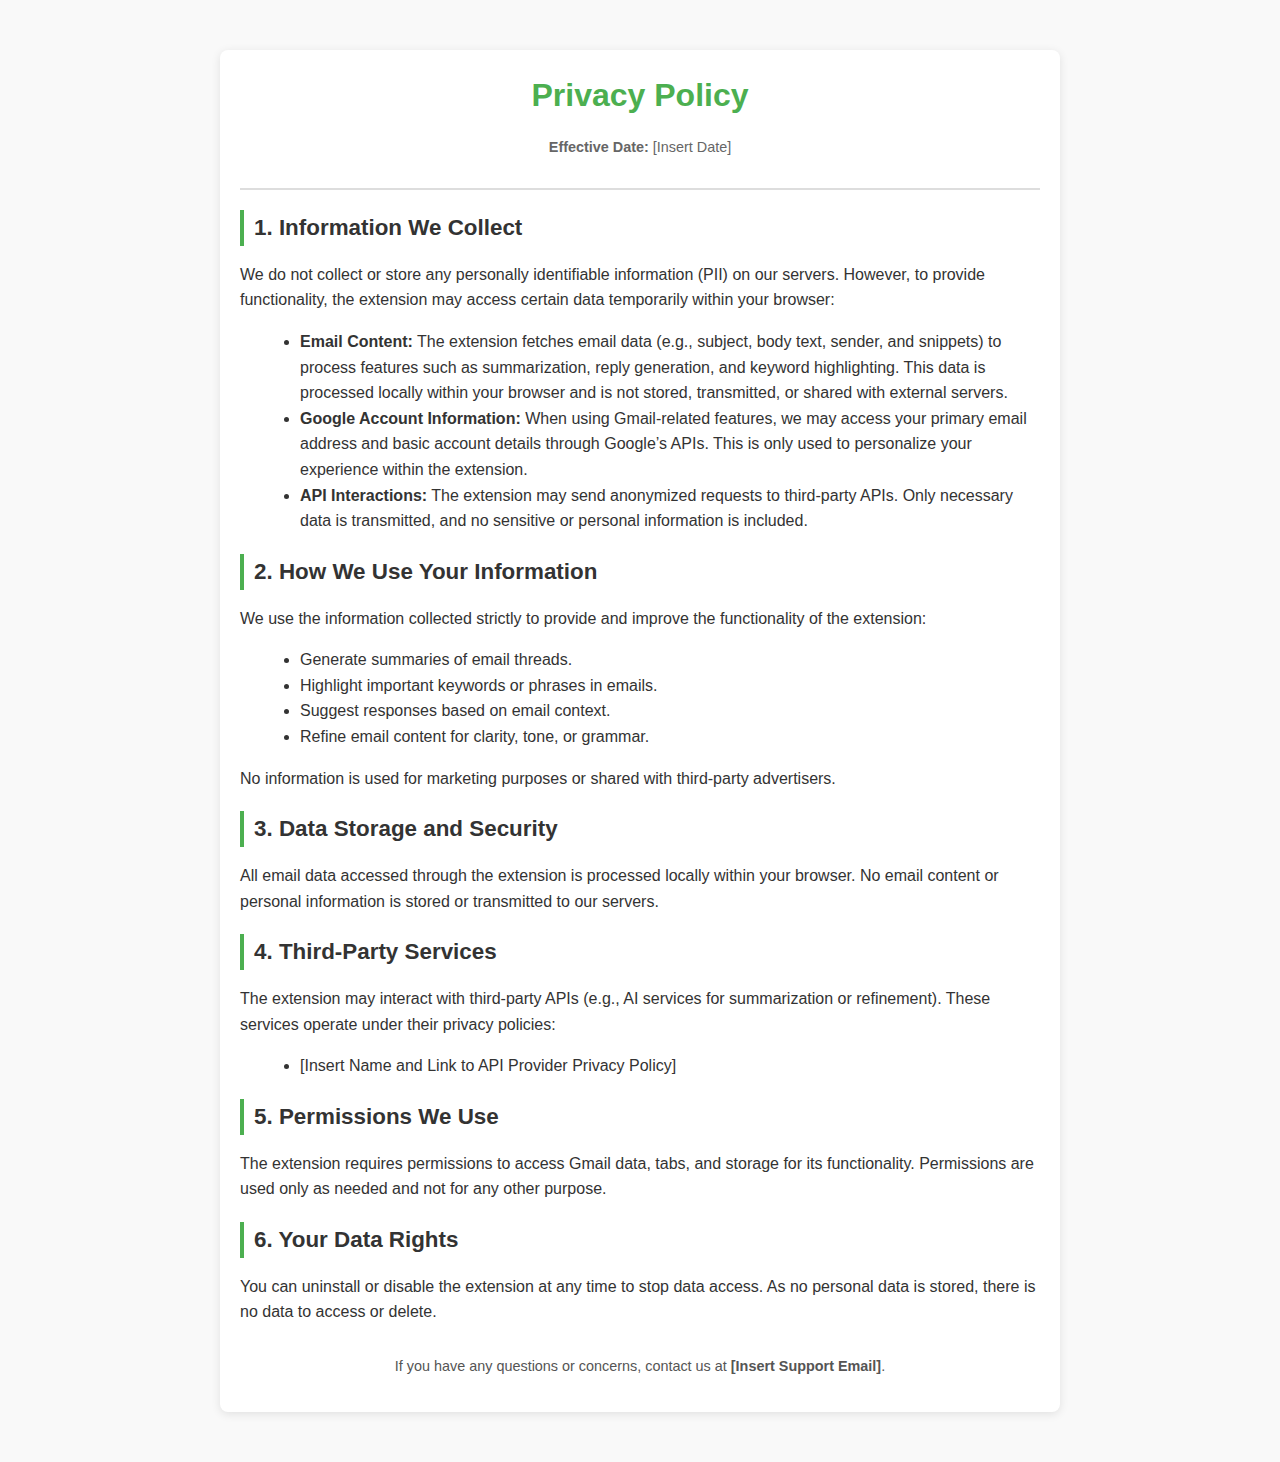
<file: index.html>
<!DOCTYPE html>
<html lang="en">
<head>
  <meta charset="UTF-8">
  <meta name="viewport" content="width=device-width, initial-scale=1.0">
  <title>Privacy Policy - Smart Gmail Assistant</title>
  <link rel="stylesheet" href="styles.css">
</head>
<body>
  <div class="privacy-policy-container">
    <header class="policy-header">
      <h1>Privacy Policy</h1>
      <p><strong>Effective Date:</strong> [Insert Date]</p>
    </header>
    
    <section class="policy-section">
      <h2>1. Information We Collect</h2>
      <p>We do not collect or store any personally identifiable information (PII) on our servers. However, to provide functionality, the extension may access certain data temporarily within your browser:</p>
      <ul>
        <li><strong>Email Content:</strong> The extension fetches email data (e.g., subject, body text, sender, and snippets) to process features such as summarization, reply generation, and keyword highlighting. This data is processed locally within your browser and is not stored, transmitted, or shared with external servers.</li>
        <li><strong>Google Account Information:</strong> When using Gmail-related features, we may access your primary email address and basic account details through Google’s APIs. This is only used to personalize your experience within the extension.</li>
        <li><strong>API Interactions:</strong> The extension may send anonymized requests to third-party APIs. Only necessary data is transmitted, and no sensitive or personal information is included.</li>
      </ul>
    </section>

    <section class="policy-section">
      <h2>2. How We Use Your Information</h2>
      <p>We use the information collected strictly to provide and improve the functionality of the extension:</p>
      <ul>
        <li>Generate summaries of email threads.</li>
        <li>Highlight important keywords or phrases in emails.</li>
        <li>Suggest responses based on email context.</li>
        <li>Refine email content for clarity, tone, or grammar.</li>
      </ul>
      <p>No information is used for marketing purposes or shared with third-party advertisers.</p>
    </section>

    <section class="policy-section">
      <h2>3. Data Storage and Security</h2>
      <p>All email data accessed through the extension is processed locally within your browser. No email content or personal information is stored or transmitted to our servers.</p>
    </section>

    <section class="policy-section">
      <h2>4. Third-Party Services</h2>
      <p>The extension may interact with third-party APIs (e.g., AI services for summarization or refinement). These services operate under their privacy policies:</p>
      <ul>
        <li>[Insert Name and Link to API Provider Privacy Policy]</li>
      </ul>
    </section>

    <section class="policy-section">
      <h2>5. Permissions We Use</h2>
      <p>The extension requires permissions to access Gmail data, tabs, and storage for its functionality. Permissions are used only as needed and not for any other purpose.</p>
    </section>

    <section class="policy-section">
      <h2>6. Your Data Rights</h2>
      <p>You can uninstall or disable the extension at any time to stop data access. As no personal data is stored, there is no data to access or delete.</p>
    </section>

    <footer class="policy-footer">
      <p>If you have any questions or concerns, contact us at <strong>[Insert Support Email]</strong>.</p>
    </footer>
  </div>
</body>
</html>
</file>
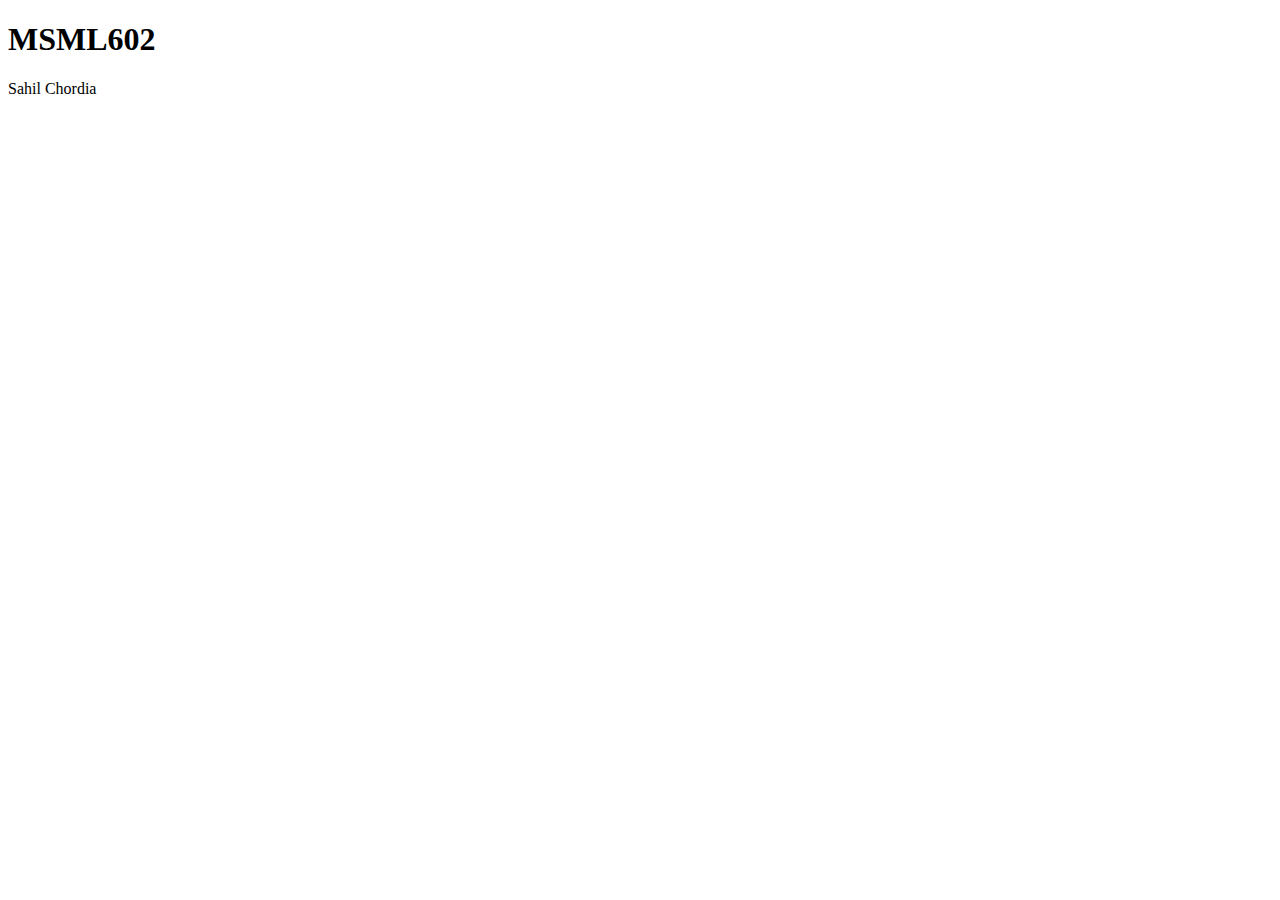
<file: myproject.html>
<!DOCTYPE html>
<html lang="en">
<head>
  <meta charset="UTF-8">
  <meta name="viewport" content="width=device-width, initial-scale=1.0">
  <title>My GitHub Pages</title>
</head>
<body>
  <h1><b>MSML602</b></h1>  <p>Sahil Chordia</p>  </body>
</html>
</file>
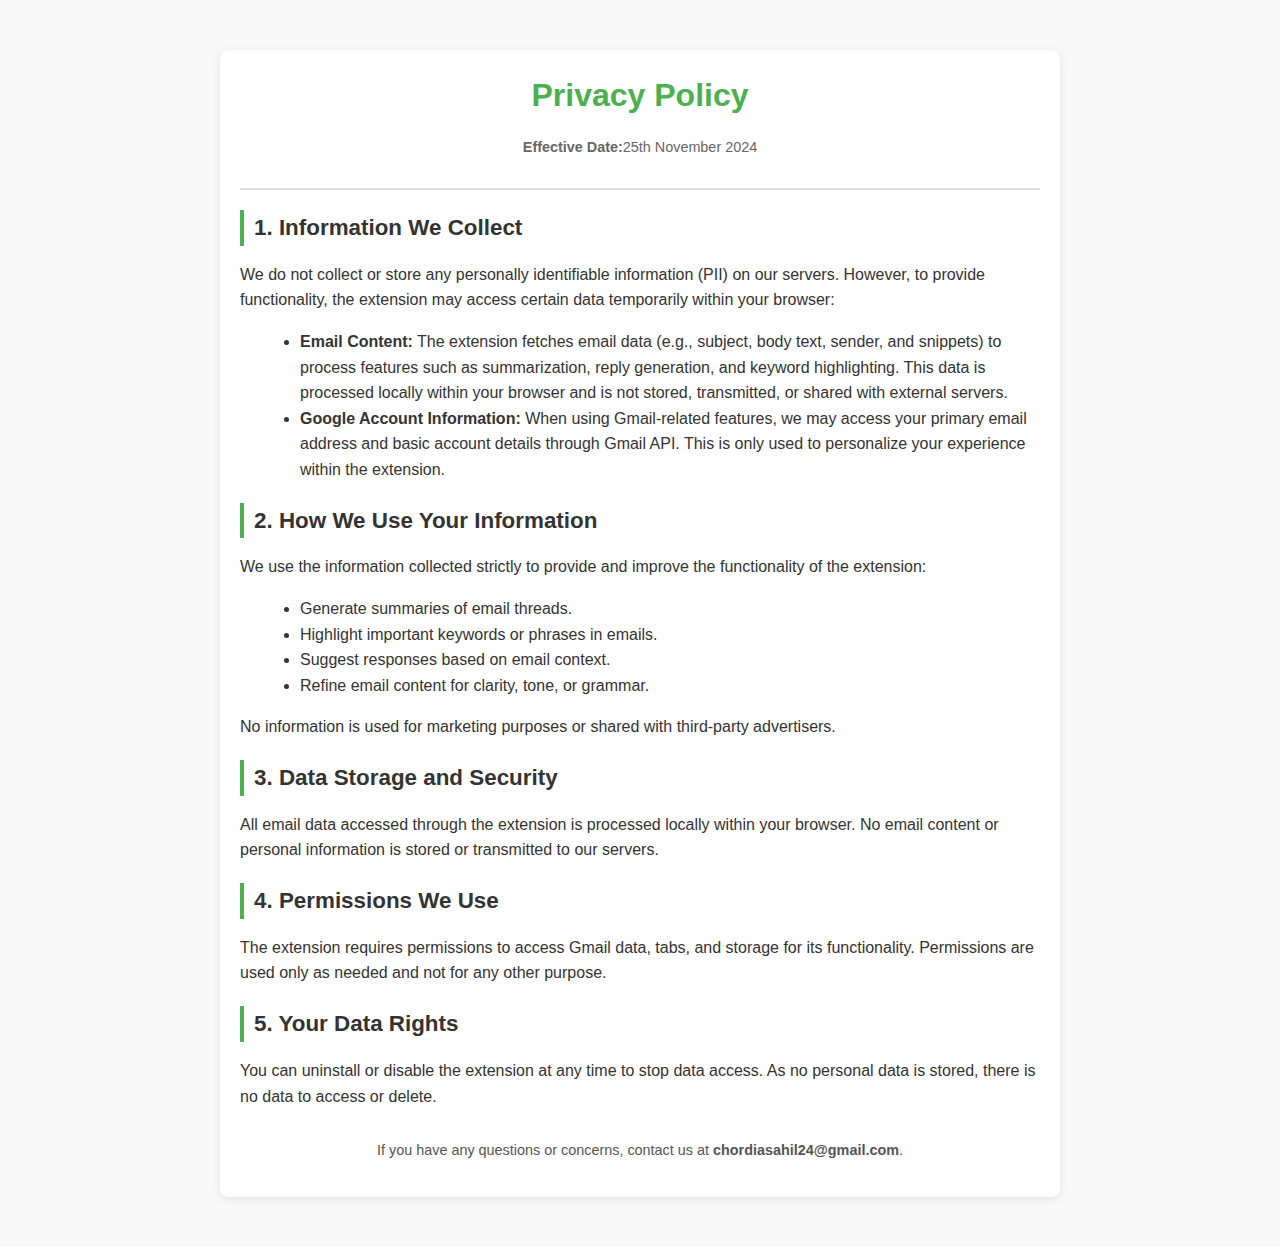
<file: privacy.html>
<!DOCTYPE html>
<html lang="en">
<head>
  <meta charset="UTF-8">
  <meta name="viewport" content="width=device-width, initial-scale=1.0">
  <title>Privacy Policy - Smart Gmail Assistant</title>
  <link rel="stylesheet" href="styles.css">
</head>
<body>
  <div class="privacy-policy-container">
    <header class="policy-header">
      <h1>Privacy Policy</h1>
      <p><strong>Effective Date:</strong>25th November 2024</p>
    </header>
    
    <section class="policy-section">
      <h2>1. Information We Collect</h2>
      <p>We do not collect or store any personally identifiable information (PII) on our servers. However, to provide functionality, the extension may access certain data temporarily within your browser:</p>
      <ul>
        <li><strong>Email Content:</strong> The extension fetches email data (e.g., subject, body text, sender, and snippets) to process features such as summarization, reply generation, and keyword highlighting. This data is processed locally within your browser and is not stored, transmitted, or shared with external servers.</li>
        <li><strong>Google Account Information:</strong> When using Gmail-related features, we may access your primary email address and basic account details through Gmail API. This is only used to personalize your experience within the extension.</li>
      </ul>
    </section>

    <section class="policy-section">
      <h2>2. How We Use Your Information</h2>
      <p>We use the information collected strictly to provide and improve the functionality of the extension:</p>
      <ul>
        <li>Generate summaries of email threads.</li>
        <li>Highlight important keywords or phrases in emails.</li>
        <li>Suggest responses based on email context.</li>
        <li>Refine email content for clarity, tone, or grammar.</li>
      </ul>
      <p>No information is used for marketing purposes or shared with third-party advertisers.</p>
    </section>

    <section class="policy-section">
      <h2>3. Data Storage and Security</h2>
      <p>All email data accessed through the extension is processed locally within your browser. No email content or personal information is stored or transmitted to our servers.</p>
    </section>

    <section class="policy-section">
      <h2>4. Permissions We Use</h2>
      <p>The extension requires permissions to access Gmail data, tabs, and storage for its functionality. Permissions are used only as needed and not for any other purpose.</p>
    </section>

    <section class="policy-section">
      <h2>5. Your Data Rights</h2>
      <p>You can uninstall or disable the extension at any time to stop data access. As no personal data is stored, there is no data to access or delete.</p>
    </section>

    <footer class="policy-footer">
      <p>If you have any questions or concerns, contact us at <strong>chordiasahil24@gmail.com</strong>.</p>
    </footer>
  </div>
</body>
</html>
</file>
<file: styles.css>
/* styles.css */
body {
    font-family: Arial, sans-serif;
    line-height: 1.6;
    margin: 0;
    padding: 0;
    background-color: #f9f9f9;
    color: #333;
  }
  
  .privacy-policy-container {
    max-width: 800px;
    margin: 50px auto;
    padding: 20px;
    background: #fff;
    border-radius: 8px;
    box-shadow: 0 2px 10px rgba(0, 0, 0, 0.1);
  }
  
  .policy-header {
    text-align: center;
    border-bottom: 2px solid #ddd;
    padding-bottom: 15px;
  }
  
  .policy-header h1 {
    margin: 0;
    font-size: 2rem;
    color: #4CAF50;
  }
  
  .policy-header p {
    font-size: 0.9rem;
    color: #666;
  }
  
  .policy-section {
    margin-top: 20px;
  }
  
  .policy-section h2 {
    font-size: 1.4rem;
    margin-bottom: 10px;
    color: #333;
    border-left: 4px solid #4CAF50;
    padding-left: 10px;
  }
  
  .policy-section ul {
    list-style: disc;
    margin-left: 20px;
  }
  
  .policy-footer {
    text-align: center;
    margin-top: 30px;
    font-size: 0.9rem;
    color: #555;
  }
</file>
